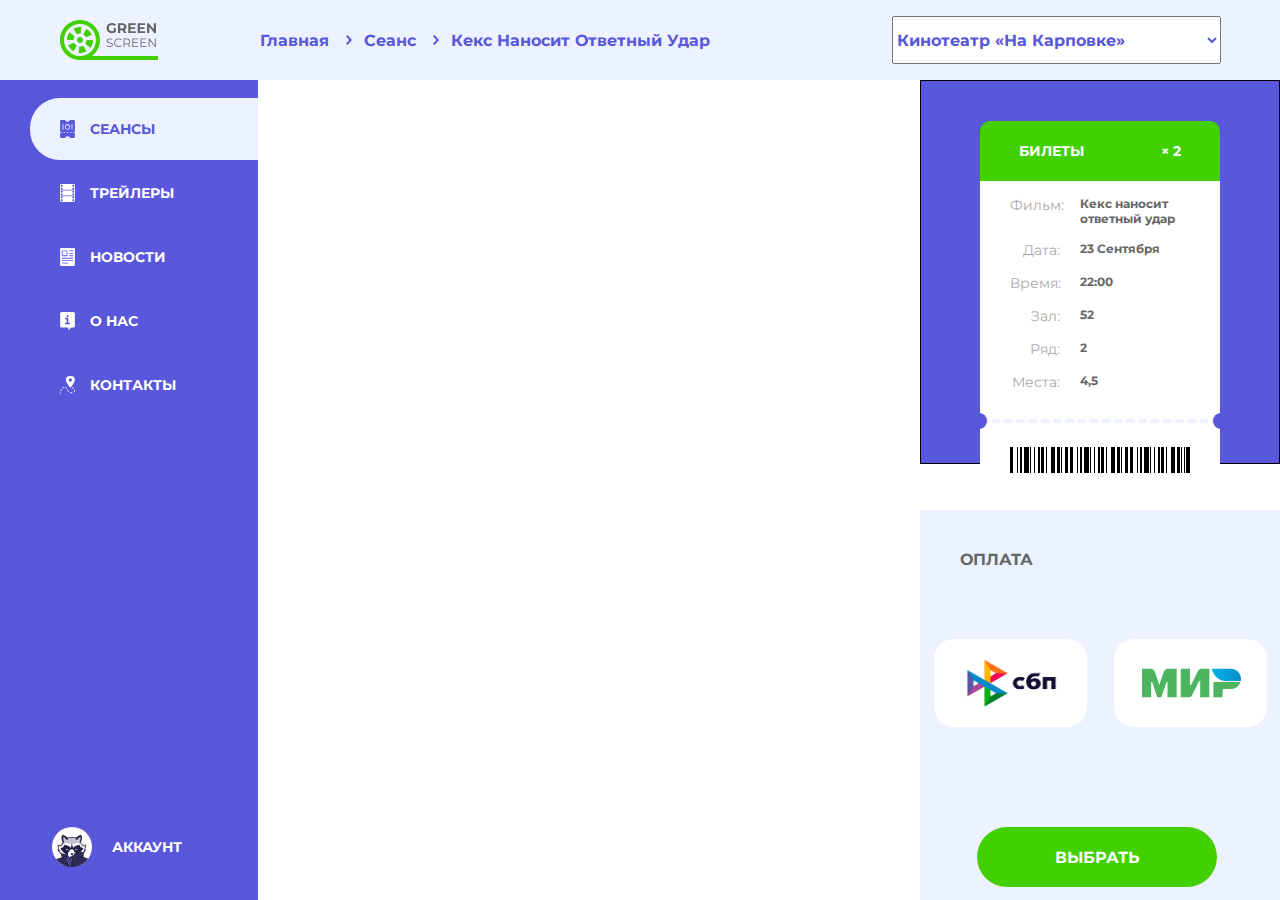
<file: frontend/index.html>
<!DOCTYPE html>
<html lang="en">
<head>
    <meta charset="UTF-8">
    <title>Title</title>

    <link rel="stylesheet" href="./css/main.css">
    <link rel="stylesheet" href="./css/style.css">
    <link rel="stylesheet" href="./css/main-header.css">
    <link rel="stylesheet" href="./css/normalize.css">
    <link rel="stylesheet" href="./css/nav.css">
    <link rel="stylesheet" href="./css/ticket-registration.css">
    <link rel="stylesheet" href="./css/ticket-payment.css">

    <!-- Подключение шрифтов -->
    <link rel="preconnect" href="https://fonts.googleapis.com">
    <link rel="preconnect" href="https://fonts.gstatic.com" crossorigin>
    <link href="https://fonts.googleapis.com/css2?family=Montserrat:ital,wght@0,100..900;1,100..900&display=swap" rel="stylesheet">

</head>
<body>
<header class="main-header">
    <div class="container">
        <a class="logo" href="#">
            <img
                    src="./img/logo.svg"
                    width="98"
                    height="40"
                    alt="logo"
            >
        </a>

        <div class="breadcrumb-list">
            <ul>
                <li><a href="#">Главная</a></li>
                <li><a href="#">Сеанс</a></li>
                <li><a class="active" href="#">Кекс наносит ответный удар</a></li>
            </ul>
        </div>

        <div class="select-wrapper">
            <label for="sort"></label>
            <select id="sort" name="" >
                <option value="">Кинотеатр «На Карповке»</option>
            </select>
        </div>
    </div>
</header>
<main>
    <section class="main-content">
        <div class="container">
            <aside class="nav">
                <ul class="nav-list">
                    <li class="nav-list-item active">
                        <a href="">Сеансы</a>
                    </li>
                    <li class="nav-list-item">
                        <a href="">Трейлеры</a>
                    </li>
                    <li class="nav-list-item">
                        <a href="">Новости</a>
                    </li>
                    <li class="nav-list-item">
                        <a href="">О нас</a>
                    </li>
                    <li class="nav-list-item">
                        <a href="">Контакты</a>
                    </li>
                </ul>

                <ul class="user-menu">
                    <li class="user-menu-item">
                        <a href="">Аккаунт</a>
                    </li>
                </ul>
            </aside>

            <div class="cinema-registration">

            </div>

            <aside class="ticket-registration">
                <div class="ticket">
                    <div class="name">
                        <p>Билеты</p>
                        <p>× 2</p>
                    </div>

                    <dl class="info">
                        <div class="circle-1"></div>
                        <div class="circle-2"></div>
                        <div class="markup">
                            <dt class="info-list">Фильм:</dt>
                            <dd class="info-list-item">Кекс наносит ответный удар</dd>
                        </div>

                        <div class="markup">
                            <dt class="info-list">Дата:</dt>
                            <dd class="info-list-item">23 Сентября</dd>
                        </div>

                        <div class="markup">
                            <dt class="info-list">Время:</dt>
                            <dd class="info-list-item">22:00</dd>
                        </div>

                        <div class="markup">
                            <dt class="info-list">Зал:</dt>
                            <dd class="info-list-item">52</dd>
                        </div>

                        <div class="markup">
                            <dt class="info-list">Ряд:</dt>
                            <dd class="info-list-item">2</dd>
                        </div>

                        <div class="markup">
                            <dt class="info-list">Места:</dt>
                            <dd class="info-list-item">4,5</dd>
                        </div>

                        <div class="separator"></div>

                        <div class="barcode">
                            <img src="./img/barcode.png" alt="barcode">
                        </div>
                    </dl>
                </div>


                <div class="ticket-payment">
                    <h3>Оплата</h3>
                        <div class="methods">
                            <a class="sbp" href="@">
                                <img
                                    src="./img/sbp.png"
                                    width="100px"
                                    height="50px"
                                    alt="spb"
                                >
                            </a>

                            <a class="mir" href="@">
                                <img
                                    src="./img/mir-logo.svg"
                                    width="100px"
                                    height="50px"
                                    alt="spb"
                                >
                            </a>
                        </div>

                    <button class="pay">Выбрать</button>
                </div>
            </aside>
        </div>
    </section>
</main>
</body>
</html>
ср
</file>
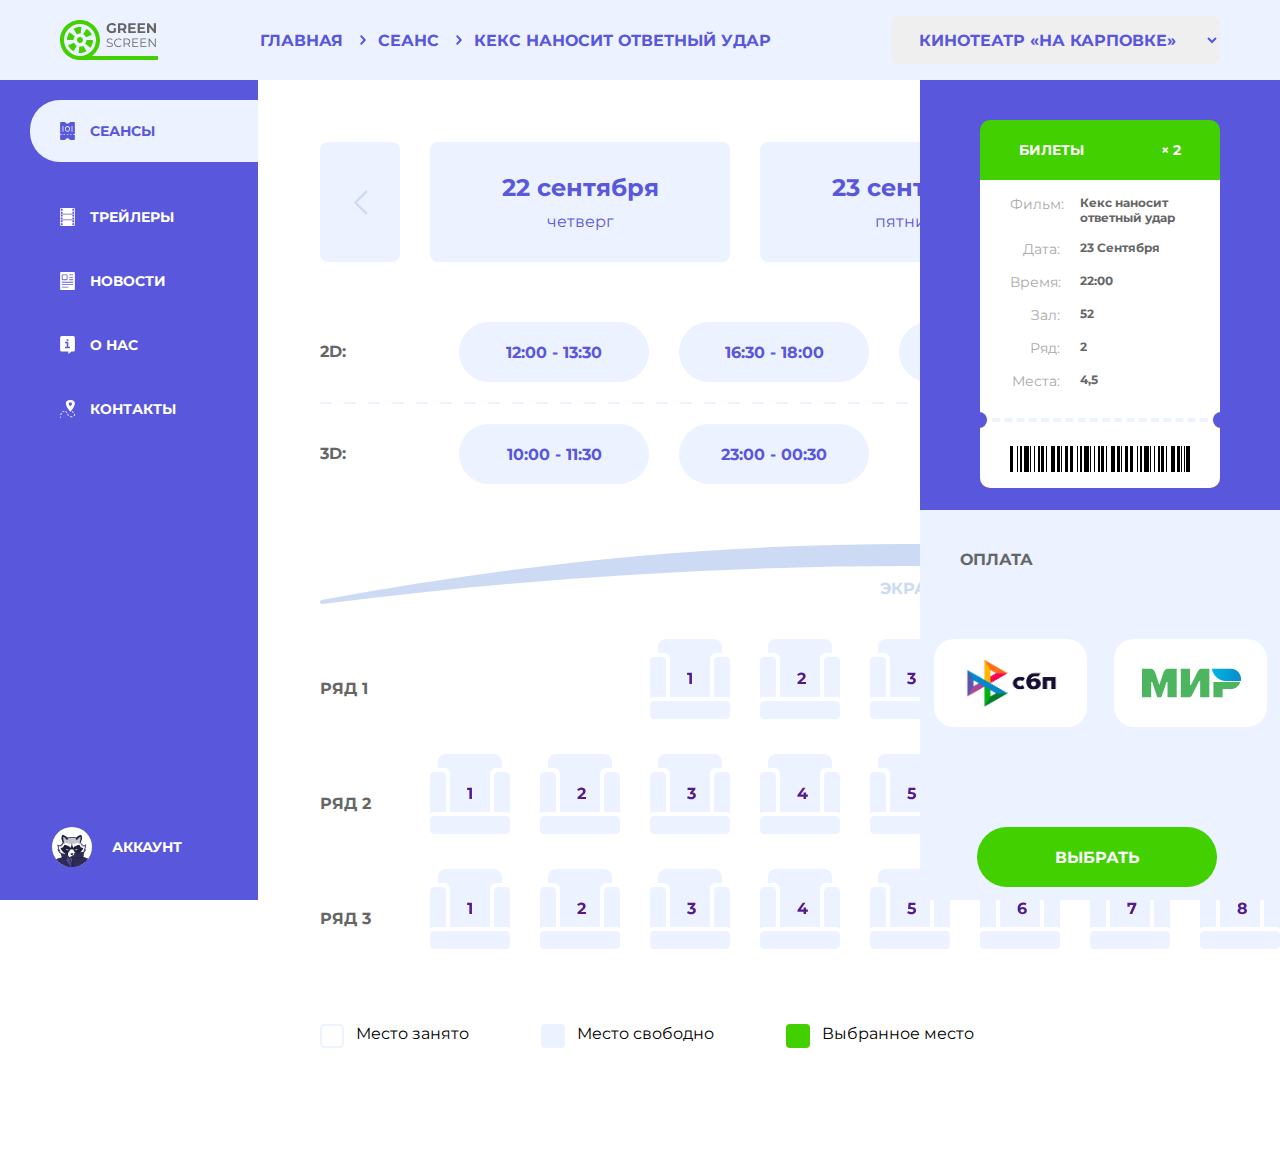
<file: frontend/public/index.html>
<!DOCTYPE html>
<html lang="en">
<head>
    <meta charset="UTF-8">
    <title>Title</title>

    <link rel="stylesheet" href="css/main.css">
    <link rel="stylesheet" href="css/style.css">
    <link rel="stylesheet" href="css/main-header.css">
    <link rel="stylesheet" href="css/normalize.css">
    <link rel="stylesheet" href="css/nav.css">
    <link rel="stylesheet" href="css/ticket-registration.css">
    <link rel="stylesheet" href="css/bootstrap.css">
    <link rel="stylesheet" href="./css/ticket-payment.css">
    <link rel="stylesheet" href="./css/active.css">

    <!-- Подключение шрифтов -->
    <link rel="preconnect" href="https://fonts.googleapis.com">
    <link rel="preconnect" href="https://fonts.gstatic.com" crossorigin>
    <link href="https://fonts.googleapis.com/css2?family=Montserrat:ital,wght@0,100..900;1,100..900&display=swap" rel="stylesheet">

</head>
<body>
<header class="main-header">
    <div class="container">
        <a class="logo" href="#">
            <img
                    src="img/logo.svg"
                    width="98"
                    height="40"
                    alt="logo"
            >
        </a>

        <div class="breadcrumb-list">
            <ul>
                <li><a href="#">Главная</a></li>
                <li><a href="#">Сеанс</a></li>
                <li><a class="active" href="#">Кекс наносит ответный удар</a></li>
            </ul>
        </div>

        <div class="select-wrapper">
            <label for="sort"></label>
            <select id="sort" name="" >
                <option value="">Кинотеатр «На Карповке»</option>
            </select>
        </div>
    </div>
</header>
<main>
    <section class="main-content">
        <div class="container">
            <aside class="nav">
                <ul class="nav-list">
                    <li class="nav-list-item active">
                        <a href="">Сеансы</a>
                    </li>
                    <li class="nav-list-item">
                        <a href="">Трейлеры</a>
                    </li>
                    <li class="nav-list-item">
                        <a href="">Новости</a>
                    </li>
                    <li class="nav-list-item">
                        <a href="">О нас</a>
                    </li>
                    <li class="nav-list-item">
                        <a href="">Контакты</a>
                    </li>
                </ul>

                <ul class="user-menu">
                    <li class="user-menu-item">
                        <a href="">Аккаунт</a>
                    </li>
                </ul>
            </aside>
            <aside class="hall">
                <div class="cinema-registration">
                    <div class="arrows arrow-left">
                        <a class="swipe-button" href="#">
                            <img
                                    src="./img/icon/main-arrow-left.svg"
                                    width="15"
                                    height="25"
                                    alt=""
                            >
                        </a>
                    </div>
                    <ul class="choose-date">
                        <li class="date-session">
                            <ul>
                                <li class="date-button">
                                    <a class="mounth-num" href="#">22 сентября</a>
                                    <a class="week-day" href="#">четверг</a>
                                </li>
                                <li class="date-button active">
                                    <a class="mounth-num" href="#">23 сентября</a>
                                    <a class="week-day" href="#">пятница</a>
                                </li>
                                <li class="date-button">
                                    <a class="mounth-num" href="#">24 сентября</a>
                                    <a class="week-day" href="#">суббота</a>
                                </li>
                            </ul>
                        </li>
                    </ul>
                    <div class="arrows arrow-right">
                        <a class="swipe-button" href="#">
                            <img
                                    src="./img/icon/main-arrow-right.svg"
                                    width="15"
                                    height="25"
                                    alt=""
                            >
                        </a>
                    </div>
                </div>

                <div class="time-registraition">
                    <ul class="time-list">
                        <li>
                            <ul class="list-2d">
                                <li class="film-category"><div>2D:</div></li>
                                <li class="session-time">
                                    <a href="#">12:00 - 13:30</a>
                                </li>
                                <li class="session-time">
                                    <a href="#">16:30 - 18:00</a>
                                </li>
                                <li class="session-time active">
                                    <a href="#">20:00 - 21:30</a>
                                </li>
                            </ul>
                        </li>
                        <li class="border-line">
                            <img
                                    src="./img/icon/border-line.svg"
                                    alt=""
                            >
                        </li>
                        <li>
                            <ul class="list-3d">
                                <li class="film-category">3D:</li>
                                <li class="session-time">
                                    <a href="#">10:00 - 11:30</a>
                                </li>
                                <li class="session-time">
                                    <a href="#">23:00 - 00:30</a>
                                </li>
                            </ul>
                        </li>
                    </ul>
                </div>

                <div class="hall-registration">
                    <div class="cinema-screen">
                        <img
                                src="./img/icon/screen-ticket-registration.svg"
                                alt=""
                        >
                        <div class="screen">экран</div>
                    </div>

                    <div class="cinema">
                        <div class="finely">
                            <div class="row-num">ряд <p id="num">1</p></div>
                        </div>
                        <div class="cinema-rows">
                            <div class="row">
                                <ul class="seats">
                                    <li class="seat free">
                                        <img
                                                src="./img/icon/free-seat.svg"
                                                alt=""
                                        >
                                        <a class="num" href="">1</a>
                                    </li>
                                    <li class="seat free">
                                        <img
                                                src="./img/icon/free-seat.svg"
                                                alt=""
                                        >
                                        <a class="num" href="">2</a>
                                    </li>
                                    <li class="seat free">
                                        <img
                                                src="./img/icon/free-seat.svg"
                                                alt=""
                                        >
                                        <a class="num" href="">3</a>
                                    </li>
                                    <li class="seat free">
                                        <img
                                                src="./img/icon/free-seat.svg"
                                                alt=""
                                        >
                                        <a class="num" href="">4</a>
                                    </li>
                                    <li class="seat free">
                                        <img
                                                src="./img/icon/free-seat.svg"
                                                alt=""
                                        >
                                        <a class="num" href="">5</a>
                                    </li>
                                </ul>
                            </div>
                        </div>
                    </div>

                    <div class="cinema">
                        <div class="finely">
                            <div class="row-num">ряд <p id="num">2</p></div>
                        </div>
                        <div class="cinema-rows">
                            <div class="row">
                                <ul class="seats">
                                    <li class="seat free">
                                        <img
                                                src="./img/icon/free-seat.svg"
                                                alt=""
                                        >
                                        <a class="num" href="">1</a>
                                    </li>
                                    <li class="seat free">
                                        <img
                                                src="./img/icon/free-seat.svg"
                                                alt=""
                                        >
                                        <a class="num" href="">2</a>
                                    </li>
                                    <li class="seat free">
                                        <img
                                                src="./img/icon/free-seat.svg"
                                                alt=""
                                        >
                                        <a class="num" href="">3</a>
                                    </li>
                                    <li class="seat free">
                                        <img
                                                src="./img/icon/free-seat.svg"
                                                alt=""
                                        >
                                        <a class="num" href="">4</a>
                                    </li>
                                    <li class="seat free">
                                        <img
                                                src="./img/icon/free-seat.svg"
                                                alt=""
                                        >
                                        <a class="num" href="">5</a>
                                    </li>
                                    <li class="seat free">
                                        <img
                                                src="./img/icon/free-seat.svg"
                                                alt=""
                                        >
                                        <a class="num" href="">6</a>
                                    </li>
                                    <li class="seat free">
                                        <img
                                                src="./img/icon/free-seat.svg"
                                                alt=""
                                        >
                                        <a class="num" href="">7</a>
                                    </li>
                                    <li class="seat free">
                                        <img
                                                src="./img/icon/free-seat.svg"
                                                alt=""
                                        >
                                        <a class="num" href="">8</a>
                                    </li>
                                    <li class="seat free">
                                        <img
                                                src="./img/icon/free-seat.svg"
                                                alt=""
                                        >
                                        <a class="num" href="">9</a>
                                    </li>
                                </ul>
                            </div>
                        </div>
                    </div>

                    <div class="cinema">
                        <div class="finely">
                            <div class="row-num">ряд <p id="num">3</p></div>
                        </div>
                        <div class="cinema-rows">
                            <div class="row">
                                <ul class="seats">
                                    <li class="seat free">
                                        <img
                                                src="./img/icon/free-seat.svg"
                                                alt=""
                                        >
                                        <a class="num" href="">1</a>
                                    </li>
                                    <li class="seat free">
                                        <img
                                                src="./img/icon/free-seat.svg"
                                                alt=""
                                        >
                                        <a class="num" href="">2</a>
                                    </li>
                                    <li class="seat free">
                                        <img
                                                src="./img/icon/free-seat.svg"
                                                alt=""
                                        >
                                        <a class="num" href="">3</a>
                                    </li>
                                    <li class="seat free">
                                        <img
                                                src="./img/icon/free-seat.svg"
                                                alt=""
                                        >
                                        <a class="num" href="">4</a>
                                    </li>
                                    <li class="seat free">
                                        <img
                                                src="./img/icon/free-seat.svg"
                                                alt=""
                                        >
                                        <a class="num" href="">5</a>
                                    </li>
                                    <li class="seat free">
                                        <img
                                                src="./img/icon/free-seat.svg"
                                                alt=""
                                        >
                                        <a class="num" href="">6</a>
                                    </li>
                                    <li class="seat free">
                                        <img
                                                src="./img/icon/free-seat.svg"
                                                alt=""
                                        >
                                        <a class="num" href="">7</a>
                                    </li>
                                    <li class="seat free">
                                        <img
                                                src="./img/icon/free-seat.svg"
                                                alt=""
                                        >
                                        <a class="num" href="">8</a>
                                    </li>
                                    <li class="seat free">
                                        <img
                                                src="./img/icon/free-seat.svg"
                                                alt=""
                                        >
                                        <a class="num" href="">9</a>
                                    </li>
                                </ul>
                            </div>
                        </div>
                    </div>

                    <div class="seat-nav">
                        <div class="seat-reserved"></div>
                        <div class="nav-text">Место занято</div>
                        <div class="seat-is-free"></div>
                        <div  class="nav-text">Место свободно</div>
                        <div class="choisen-seat"></div>
                        <div  class="nav-text">Выбранное место</div>
                    </div>
                </div>
            </aside>

            <aside class="payment">
                <aside class="ticket-registration">
                    <div class="ticket">
                        <div class="name">
                            <p>Билеты</p>
                            <p>× 2</p>
                        </div>

                        <dl class="info">
                            <div class="circle-1"></div>
                            <div class="circle-2"></div>
                            <div class="markup">
                                <dt class="info-list">Фильм:</dt>
                                <dd class="info-list-item">Кекс наносит ответный удар</dd>
                            </div>

                            <div class="markup">
                                <dt class="info-list">Дата:</dt>
                                <dd class="info-list-item">23 Сентября</dd>
                            </div>

                            <div class="markup">
                                <dt class="info-list">Время:</dt>
                                <dd class="info-list-item">22:00</dd>
                            </div>

                            <div class="markup">
                                <dt class="info-list">Зал:</dt>
                                <dd class="info-list-item">52</dd>
                            </div>

                            <div class="markup">
                                <dt class="info-list">Ряд:</dt>
                                <dd class="info-list-item">2</dd>
                            </div>

                            <div class="markup">
                                <dt class="info-list">Места:</dt>
                                <dd class="info-list-item">4,5</dd>
                            </div>

                            <div class="separator"></div>

                            <div class="barcode">
                                <img src="img/barcode.png" alt="barcode">
                            </div>
                        </dl>
                    </div>

                    <div class="ticket-payment">
                        <h3>Оплата</h3>
                        <div class="methods">
                            <a class="sbp" href="@">
                                <img
                                    src="./img/sbp.png"
                                    width="100px"
                                    height="50px"
                                    alt="spb"
                                >
                            </a>

                            <a class="mir" href="@">
                                <img
                                    src="./img/mir-logo.svg"
                                    width="100px"
                                    height="50px"
                                    alt="spb"
                                >
                            </a>
                        </div>

                        <button class="pay">Выбрать</button>
                    </div>
                </aside>
            </aside>
        </div>
    </section>
</main>

<script src="bundle.js"></script>

</body>
</html>
</file>
<file: frontend/css/main.css>
main {
    display: flex;
    margin-top: var(--section-padding);
}

main .navigation {

    border: 1px solid #000;
}

main .ticket-registration {

    border: 1px solid #000;
}

main .payment {

    border: 1px solid #000;
}
</file>
<file: frontend/css/style.css>
:root {
    --section-padding: 80px;
    --section-button: 62px ;
}

* {
    box-sizing: border-box;
    /*border: 1px solid;*/
}
</file>
<file: frontend/css/main-header.css>
.main-header {
    position: fixed;
    top: 0;
    right: 0;
    left: 0;
    z-index: 10;
    background-color: #ECF2FF;
}

.main-header .container {
    position: relative;
    display: flex;
    margin: 0 60px;
    flex-direction: row;
    align-items: center;
    height: 80px;
}

.main-header .breadcrumb-list {
    margin-left: 102px;
}

.main-header .breadcrumb-list ul{
    display: flex;
}

.main-header  .breadcrumb-list li:not(:first-child) {
    position: relative;
    padding-left: 20px;
    margin-left: 15px;
}

.main-header  .breadcrumb-list li:not(:first-child):before {
    content: '';
    position: absolute;
    top: 50%;
    left: 0;
    width: 10px;
    height: 10px;
    transform: translateY(-50%);
    background-image: url("../img/icon/breadcrumb-union.svg");
    background-repeat: no-repeat;
    background-size: contain;
    background-position: center;
}

.main-header  .breadcrumb-list a {
    font-family: "Montserrat", sans-serif;
    font-size: 16px;
    font-weight: 700;
    text-transform: capitalize;
    color: #5957DB;
}

.main-header .select-wrapper {
    position: absolute;
    top: 50%;
    right: -1px;
    transform: translateY(-50%);
}

.main-header .select-wrapper select {
    width: 329px;
    height: 48px;
    font-family: "Montserrat", sans-serif;
    font-size: 16px;
    font-weight: 700;
    text-transform: capitalize;
    color: #5957DB;
}
</file>
<file: frontend/css/nav.css>
.main-content .nav {
    position: fixed;
    display: flex;
    flex-direction: column;
    top: 0;
    right: 0;
    left: 0;
    bottom: 0;
    width: 258px;
    margin-top: var(--section-padding);
    background-color: #5957DB;
}

.main-content .nav .nav-list {
    margin: 40px 0 0 30px;
}

.main-content .nav .nav-list .nav-list-item {
    position: relative;
}

.main-content .nav .nav-list .nav-list-item.active {
    /*display: flex;*/
    /*align-items: center;*/
    /*width: 228px;*/
    /*height: 62px;*/
    /*border-bottom-left-radius: 30px;*/
    /*border-top-left-radius: 30px;*/
    /*background-color: #ECF2FF;*/
}

.main-content .nav .nav-list .nav-list-item.active a {
    color: #5957DB;
}

.main-content .nav .nav-list .nav-list-item:not(:first-child) {
    margin-top: 46px;
}

.main-content .nav .nav-list .nav-list-item a {
    position: relative;
    font-size: 14px;
    margin-left: 60px;
    font-weight: 700;
    text-transform: uppercase;
    font-family: "Montserrat", sans-serif;
    color: #FFFFFF;
}


.main-content .nav .nav-list .nav-list-item a::before {
    content: "";
    position: absolute;
    top: 50%;
    left: -30px;
    width: 22px;
    height: 18px;
    transform: translateY(-50%);
    background-repeat: no-repeat;
    background-size: contain;
}

.main-content .nav .nav-list-item:nth-child(1) a::before {
    background-image: url("../img/icon/session.svg");
}

.main-content .nav .nav-list .nav-list-item:nth-child(2) a::before {
    background-image: url("../img/icon/trailer.svg");
}

.main-content .nav .nav-list .nav-list-item:nth-child(3) a::before {
    background-image: url("../img/icon/news.svg");
}

.main-content .nav .nav-list .nav-list-item:nth-child(4) a::before {
    background-image: url("../img/icon/about-us.svg");
}

.main-content .nav .nav-list .nav-list-item:nth-child(5) a::before {
    background-image: url("../img/icon/contact.svg");
}

.main-content .nav .user-menu {
    margin-top: auto;
    position: relative;
    margin-left: 112px;
    margin-bottom: var(--section-button);
}

.main-content .nav .user-menu .user-menu-item a {
    position: absolute;
    font-size: 14px;
    font-weight: 700;
    text-transform: uppercase;
    font-family: "Montserrat", sans-serif;
    color: #FFFFFF;
}

.main-content .nav .user-menu .user-menu-item a::before {
    content: "";
    position: absolute;
    top: 50%;
    left: -60px;
    width: 40px;
    height: 40px;
    transform: translateY(-50%);
    background-image: url("../img/icon/user-icon.svg");
    background-repeat: no-repeat;
    background-size: contain;
}

.main-content .nav .nav-list .nav-list-item.active::before {
    content: '';
    position: absolute;
    top: 50%;
    transform: translateY(-50%);
    display: flex;
    align-items: center;
    width: 228px;
    height: 62px;
    border-bottom-left-radius: 30px;
    border-top-left-radius: 30px;
    background-color: #ECF2FF
}
</file>
<file: frontend/css/ticket-registration.css>
.main-content .ticket-registration {
    position: fixed;
    display: flex;
    flex-direction: column;
    top: 0;
    right: 0;
    bottom: 436px;
    width: 360px;
    margin-top: var(--section-padding);
    background-color: #5957DB;
}

.main-content .ticket-registration .ticket {
    display: flex;
    flex-direction: column;
    align-items: center;
}

.main-content .ticket-registration .ticket .name {
    position: relative;
    display: flex;
    align-items: center;
    justify-content: space-around;
    width: 240px;
    height: 60px;
    margin-top: 40px;
    border-top-left-radius: 10px;
    border-top-right-radius: 10px;
    background-color: #43D000;
}

.main-content .ticket-registration .ticket .info {
    width: 240px;
    height: 308px;
    border-bottom-left-radius: 10px;
    border-bottom-right-radius: 10px;
    background-color: #FFF;
}

.main-content .ticket-registration .ticket .name p {
    font-size: 14px;
    font-weight: 700;
    text-transform: uppercase;
    font-family: "Montserrat", sans-serif;
    color: #FFFFFF;
}

.main-content .ticket-registration .ticket .info .markup {
    display: flex;
    margin-top: 15px;
    margin-left: 30px;
}

.main-content .ticket-registration .ticket .info .markup .info-list  {
    width: 50px;
    text-align: right;
    font-size: 14px;
    font-weight: 400;
    font-family: "Montserrat", sans-serif;
    color: #AAAAAA;
}

.main-content .ticket-registration .ticket .info .markup .info-list-item {
    margin-left: 20px;
    font-size: 12px;
    font-weight: 700;
    font-family: "Montserrat", sans-serif;
    color: #666666;
}

.main-content .ticket-registration .ticket .info .circle-1,
.main-content .ticket-registration .ticket .info .circle-2 {
    position: relative;
    top: 78%;
}

.main-content .ticket-registration .ticket .info .circle-1::before {
    content: '';
    position: absolute;
    left: -9px;
    width: 16px;
    height: 16px;
    transform: translateY(-50%);
    border-radius: 100%;
    background-color: #5957DB;
}

.main-content .ticket-registration .ticket .info .circle-2::before {
    content: '';
    position: absolute;
    right: -9px;
    width: 16px;
    height: 16px;
    transform: translateY(-50%);
    border-radius: 100%;
    background-color: #5957DB;
}

.main-content .ticket-registration .ticket .info .separator{
    margin-top: 28px;
    width: 100%;
    border-bottom: 4px dashed #ECF2FF
}

.main-content .ticket-registration .ticket .info .barcode {
    margin-top: 24px;
    margin-left: 30px;
}
</file>
<file: frontend/css/ticket-payment.css>
.main-content .ticket-payment {
    position: fixed;
    display: flex;
    flex-direction: column;
    top: 510px;
    right: 0;
    bottom: 0;
    width: 360px;
    background-color: #ECF2FF;
}


.main-content .ticket-payment h3 {
    margin-top: 40px;
    margin-left: 40px;
    font-size: 16px;
    font-weight: 700;
    text-transform: uppercase;
    font-family: "Montserrat", sans-serif;
    color: #666666;
}

.main-content .ticket-payment .methods {
    display: flex;
    flex-direction: row;
    justify-content: space-around;
    margin-top: 70px;
}

.main-content .ticket-payment .sbp,
.main-content .ticket-payment .mir {
    display: flex;
    align-items: center;
    align-content: center;
    padding-left: 28px;
    width: 153px;
    height: 88px;
    border-radius: 20px;
    background-color: #FFFFFF;
}

.main-content .ticket-payment button  {
    margin-top: 100px;
    margin-left: 57px;
    width: 240px;
    height: 60px;
    border: none;
    border-radius: 30px;
    background-color: #43D000;
}

.main-content .ticket-payment button {
    font-size: 16px;
    font-weight: 700;
    text-transform: uppercase;
    font-family: "Montserrat", sans-serif;
    color: #FFFFFF;
}
</file>
<file: frontend/public/css/main.css>
main {
    display: flex;
    margin-top: var(--section-padding);
}

.main-content {
    display: flex;
    justify-content: end;
}

.main-content .container {
    margin: 62px 320px 62px 320px;
    height: auto;
    width: auto;
}

.main-content .container .cinema-registration ul {
    display: flex;
}

.main-content .container .cinema-registration  {
    display: flex;
}

.main-content .nav .cinema-registration .choose-date{
    display: flex;
}
.main-content .cinema-registration .arrows a {
    display: flex;
    height: 120px;
    width: 80px;
    justify-content: center;
    align-items: center;
    border-radius: 8px;
    background-color: rgba(236, 242, 255, 1);
}

.main-content .cinema-registration .arrow-right a {
    margin-left: 30px;
}

.main-content .container  .choose-date .date-session .date-button {
    display: flex;
    flex-direction: column;
    height: 120px;
    width: 300px;
    justify-content: center;
    align-items: center;
    border-radius: 8px;
    background-color: rgba(236, 242, 255, 1);
    margin-left: 30px;
}

.main-content .container  .choose-date .date-session .date-button .mounth-num {
    font-family: "Montserrat", sans-serif;
    font-style: normal;
    font-weight: 700;
    font-size: 24px;
    color: rgba(89, 87, 219, 1);
    padding-bottom: 10px;
}

.main-content .container  .choose-date .date-session .date-button .week-day{
    font-family: "Montserrat", sans-serif;
    font-style: normal;
    font-weight: 400;
    font-size: 16px;
    color: rgba(89, 87, 219, 1);
}

.main-content .container .time-registraition .time-list {
    display: flex;
    flex-direction: column;
}

.main-content .container .time-registraition .time-list:nth-child(1) .list-2d:nth-child(1) {
    margin-top: 60px;
    margin-bottom: 20px;
}

.main-content .container .time-registraition .time-list .border-line  {
    margin-bottom: 20px;
}

.main-content .container .time-registraition .time-list .film-category {
    font-family: "Montserrat", sans-serif;
    font-size: 16px;
    font-weight: 700;
    text-transform: uppercase;
    color: rgba(102, 102, 102, 1);
    margin-top: 20px;
    margin-right: 83px;
}

.main-content .container .time-registraition .time-list ul {
    display: flex;
    flex-direction: row;
}

.main-content .container .time-registraition .time-list .session-time {
    display: flex;
    height: 60px;
    width: 190px;
    border-radius: 30px;
    align-items: center;
    justify-content: center;
    background-color: rgba(236, 242, 255, 1);
}

.main-content .container .time-registraition .time-list .session-time a {
    font-family: "Montserrat", sans-serif;
    font-size: 16px;
    font-weight: 700;
    text-transform: uppercase;
    color: rgba(89, 87, 219, 1);
}

.main-content .container .time-registraition .time-list .session-time:not(:first-child) {
    margin-left: 30px;

}

.main-content .container .hall-registration .cinema-screen:first-child {
    margin-top: 60px;
    margin-bottom: 15px;
}

.main-content .container .hall-registration .cinema-screen {
    display: flex;
    flex-direction: column;
    align-items: center;
}

.main-content .container .hall-registration .cinema-screen .screen {
    position: relative;;
    width: 60px;
    font-family: 'Montserrat';
    font-style: normal;
    bottom: 25px;
    font-weight: 700;
    font-size: 16px;
    line-height: 20px;
    text-transform: uppercase;
    color: rgba(204, 218, 244, 1);
}

.main-content .container .hall-registration .row-num{
    font-family: 'Montserrat';
    font-style: normal;
    font-weight: 700;
    font-size: 16px;
    line-height: 20px;
    text-transform: uppercase;
    color: rgba(102, 102, 102, 1);
}

.main-content .container .hall-registration .cinema .cinema-rows {
    font-family: 'Montserrat';
    font-style: normal;
    font-weight: 700;
    font-size: 16px;
    line-height: 20px;
    text-transform: uppercase;
    color: rgba(102, 102, 102, 1);
}

.main-content .container .hall-registration .cinema {
    display: flex;
    flex-direction: row;
    margin-bottom: 15px;
}

.main-content .container .hall-registration .cinema .cinema-rows {
    display: flex;
    flex-direction: row;
    justify-content: center;
}

.main-content .container .hall-registration .cinema .cinema-rows.cinema-rows:first-child {
    display: flex;
    justify-content: start;
    flex-direction: row;
}

.main-content .container .hall-registration .cinema .cinema-rows .row ul {
    display: flex;
    flex-direction: row;
}

.main-content .container .hall-registration .cinema .cinema-rows .row ul li:not(:last-child) {
    margin-right: 30px;
}

.main-content .container .hall-registration .cinema .finely {
    align-self: center;
}

.main-content .container .hall-registration .cinema .finely .row-num {
    display: flex;
    width: 70px;
}

.main-content .container .hall-registration .cinema .cinema-rows a {
    position: relative;
    left: 37px;
    bottom: 50px;
}

.main-content .container .hall-registration .cinema .cinema-rows {
    width: 1040px;
}

.main-content .container .hall-registration .cinema .finely .row-num #num {
    display: flex;
    flex-direction: row;
    margin-left: 5px;
}

.main-content .container .seat-nav {
    display: flex;
    flex-direction: row;
    font-family: "Montserrat", sans-serif;
    font-style: normal;
    font-weight: 400;
    font-size: 16px;
    line-height: 20px;
    margin-top: 55px;
    margin-bottom: 60px;
}


.main-content .container .seat-nav .seat-reserved {
    width: 24px;
    height: 24px;
    border: 2px solid #ECF2FF;
    border-radius: 4px; 
    margin-right: 12px;
} 


.main-content .container .seat-nav .seat-is-free {
    width: 24px;
    height: 24px;
    background: #ECF2FF;
    border-radius: 4px; 
    margin-right: 12px;
} 

.main-content .container .seat-nav .choisen-seat {
    width: 24px;
    height: 24px;
    background: rgba(67, 208, 0, 1);
    border-radius: 4px; 
    margin-right: 12px;
} 

.main-content .container .seat-nav .nav-text {
    margin-right: 72px;
}
</file>
<file: frontend/public/css/style.css>
:root {
    --section-padding: 80px;
    --section-button: 62px ;
}

* {
    box-sizing: border-box;
    /*border: 1px solid;*/
}
</file>
<file: frontend/public/css/main-header.css>
.main-header {
    position: fixed;
    top: 0;
    right: 0;
    left: 0;
    z-index: 10;
    background-color: #ECF2FF;
}

.main-header .container {
    position: relative;
    display: flex;
    margin: 0 60px;
    flex-direction: row;
    align-items: center;
    height: 80px;
}

.main-header .breadcrumb-list {
    margin-left: 102px;
}

.main-header .breadcrumb-list ul{
    display: flex;
}

.main-header .breadcrumb-list li:not(:first-child) {
    position: relative;
    padding-left: 20px;
    margin-left: 15px;
}

.main-header .breadcrumb-list li:not(:first-child):before {
    content: '';
    position: absolute;
    top: 50%;
    left: 0;
    width: 10px;
    height: 10px;
    transform: translateY(-50%);
    background-image: url("../img/icon/breadcrumb-union.svg");
    background-repeat: no-repeat;
    background-size: contain;
    background-position: center;
}

.main-header .breadcrumb-list a {
    font-family: "Montserrat", sans-serif;
    font-size: 16px;
    font-weight: 700;
    text-transform: uppercase;
    color: #5957DB;
}

.main-header .select-wrapper {
    margin-left: auto;
}

.main-header .select-wrapper select {
    width: 329px;
    height: 48px;
    border: none;
    border-radius: 8px;
    outline: none;
    font-family: "Montserrat", sans-serif;
    font-size: 16px;
    font-weight: 700;
    text-transform: uppercase;
    color: #5957DB;
    padding: 14px 24px 14px 24px;
}
</file>
<file: frontend/public/css/nav.css>
.main-content .nav {
    position: fixed;
    display: flex;
    flex-direction: column;
    top: 0;
    right: 0;
    left: 0;
    bottom: 0;
    width: 258px;
    margin-top: var(--section-padding);
    background-color: #5957DB;
}

.main-content .nav .nav-list {
    margin: 20px 0 0 30px;
}

.main-content .nav .nav-list .nav-list-item:not(:first-child) {
    margin-top: 46px;
}

.main-content .nav .nav-list .nav-list-item a {
    position: relative;
    font-size: 14px;
    margin-left: 60px;
    font-weight: 700;
    text-transform: uppercase;
    font-family: "Montserrat", sans-serif;
    color: #FFFFFF;
}


.main-content .nav .nav-list .nav-list-item a::before {
    content: "";
    position: absolute;
    top: 50%;
    left: -30px;
    width: 22px;
    height: 18px;
    transform: translateY(-50%);
    background-repeat: no-repeat;
    background-size: contain;
}

.main-content .nav .nav-list-item:nth-child(1) a::before {
    background-image: url("../img/icon/wsession.svg");
}

.main-content .nav .nav-list .nav-list-item:nth-child(2) a::before {
    background-image: url("../img/icon/trailer.svg");
}

.main-content .nav .nav-list .nav-list-item:nth-child(3) a::before {
    background-image: url("../img/icon/news.svg");
}

.main-content .nav .nav-list .nav-list-item:nth-child(4) a::before {
    background-image: url("../img/icon/about-us.svg");
}

.main-content .nav .nav-list .nav-list-item:nth-child(5) a::before {
    background-image: url("../img/icon/contact.svg");
}

.main-content .nav .user-menu {
    margin-top: auto;
    position: relative;
    margin-left: 112px;
    margin-bottom: var(--section-button);
}

.main-content .nav .user-menu .user-menu-item a {
    position: absolute;
    font-size: 14px;
    font-weight: 700;
    text-transform: uppercase;
    font-family: "Montserrat", sans-serif;
    color: #FFFFFF;
}

.main-content .nav .user-menu .user-menu-item a::before {
    content: "";
    position: absolute;
    top: 50%;
    left: -60px;
    width: 40px;
    height: 40px;
    transform: translateY(-50%);
    background-image: url("../img/icon/user-icon.svg");
    background-repeat: no-repeat;
    background-size: contain;
}
</file>
<file: frontend/public/css/ticket-registration.css>
.main-content .ticket-registration {
    position: fixed;
    display: flex;
    flex-direction: column;
    top: 0;
    right: 0;
    bottom: 0;
    width: 360px;
    margin-top: var(--section-padding);
    background-color: #5957DB;
}

.main-content .ticket-registration .ticket {
    display: flex;
    flex-direction: column;
    align-items: center;
}

.main-content .ticket-registration .ticket .name {
    position: relative;
    display: flex;
    align-items: center;
    justify-content: space-around;
    width: 240px;
    height: 60px;
    margin-top: 40px;
    border-top-left-radius: 10px;
    border-top-right-radius: 10px;
    background-color: #43D000;
}

.main-content .ticket-registration .ticket .info {
    width: 240px;
    height: 308px;
    border-bottom-left-radius: 10px;
    border-bottom-right-radius: 10px;
    background-color: #FFF;
}

.main-content .ticket-registration .ticket .name p {
    font-size: 14px;
    font-weight: 700;
    text-transform: uppercase;
    font-family: "Montserrat", sans-serif;
    color: #FFFFFF;
}

.main-content .ticket-registration .ticket .info .markup {
    display: flex;
    margin-top: 15px;
    margin-left: 30px;
}

.main-content .ticket-registration .ticket .info .markup .info-list  {
    width: 50px;
    text-align: right;
    font-size: 14px;
    font-weight: 400;
    font-family: "Montserrat", sans-serif;
    color: #AAAAAA;
}

.main-content .ticket-registration .ticket .info .markup .info-list-item {
    margin-left: 20px;
    font-size: 12px;
    font-weight: 700;
    font-family: "Montserrat", sans-serif;
    color: #666666;
}

.main-content .ticket-registration .ticket .info .circle-1,
.main-content .ticket-registration .ticket .info .circle-2 {
    position: relative;
    top: 78%;
}

.main-content .ticket-registration .ticket .info .circle-1::before {
    content: '';
    position: absolute;
    left: -9px;
    width: 16px;
    height: 16px;
    transform: translateY(-50%);
    border-radius: 100%;
    background-color: #5957DB;
}

.main-content .ticket-registration .ticket .info .circle-2::before {
    content: '';
    position: absolute;
    right: -9px;
    width: 16px;
    height: 16px;
    transform: translateY(-50%);
    border-radius: 100%;
    background-color: #5957DB;
}

.main-content .ticket-registration .ticket .info .separator{
    margin-top: 28px;
    width: 100%;
    border-bottom: 4px dashed #ECF2FF
}

.main-content .ticket-registration .ticket .info .barcode {
    margin-top: 24px;
    margin-left: 30px;
}
</file>
<file: frontend/public/css/ticket-payment.css>
.main-content .ticket-payment {
    position: fixed;
    display: flex;
    flex-direction: column;
    top: 510px;
    right: 0;
    bottom: 0;
    width: 360px;
    background-color: #ECF2FF;
}


.main-content .ticket-payment h3 {
    margin-top: 40px;
    margin-left: 40px;
    font-size: 16px;
    font-weight: 700;
    text-transform: uppercase;
    font-family: "Montserrat", sans-serif;
    color: #666666;
}

.main-content .ticket-payment .methods {
    display: flex;
    flex-direction: row;
    justify-content: space-around;
    margin-top: 70px;
}

.main-content .ticket-payment .sbp,
.main-content .ticket-payment .mir {
    display: flex;
    align-items: center;
    align-content: center;
    padding-left: 28px;
    width: 153px;
    height: 88px;
    border-radius: 20px;
    background-color: #FFFFFF;
}

.main-content .ticket-payment button  {
    margin-top: 100px;
    margin-left: 57px;
    width: 240px;
    height: 60px;
    border: none;
    border-radius: 30px;
    background-color: #43D000;
}

.main-content .ticket-payment button {
    font-size: 16px;
    font-weight: 700;
    text-transform: uppercase;
    font-family: "Montserrat", sans-serif;
    color: #FFFFFF;
}
</file>
<file: frontend/public/css/active.css>
.main-content .nav .nav-list .nav-list-item.active {
    display: flex;
    align-items: center;
    width: 228px;
    height: 62px;
    border-bottom-left-radius: 30px;
    border-top-left-radius: 30px;
    background-color: #ECF2FF;
}

.main-content .nav .nav-list .nav-list-item.active a {
    color: #5957DB;
}

.main-content .nav .nav-list-item:nth-child(1).active a::before {
    background-image: url("../img/icon/session.svg");
}

.main-content .nav .nav-list .nav-list-item:nth-child(2).active a::before {
    background-image: url("../img/icon/atrailer.svg");
}

.main-content .nav .nav-list .nav-list-item:nth-child(3).active a::before {
    background-image: url("../img/icon/anews.svg");
}

.main-content .nav .nav-list .nav-list-item:nth-child(4).active a::before {
    background-image: url("../img/icon/aAbout-as.svg");
}

.main-content .nav .nav-list .nav-list-item:nth-child(5).active a::before {
    background-image: url("../img/icon/acontact.svg");
}
</file>
